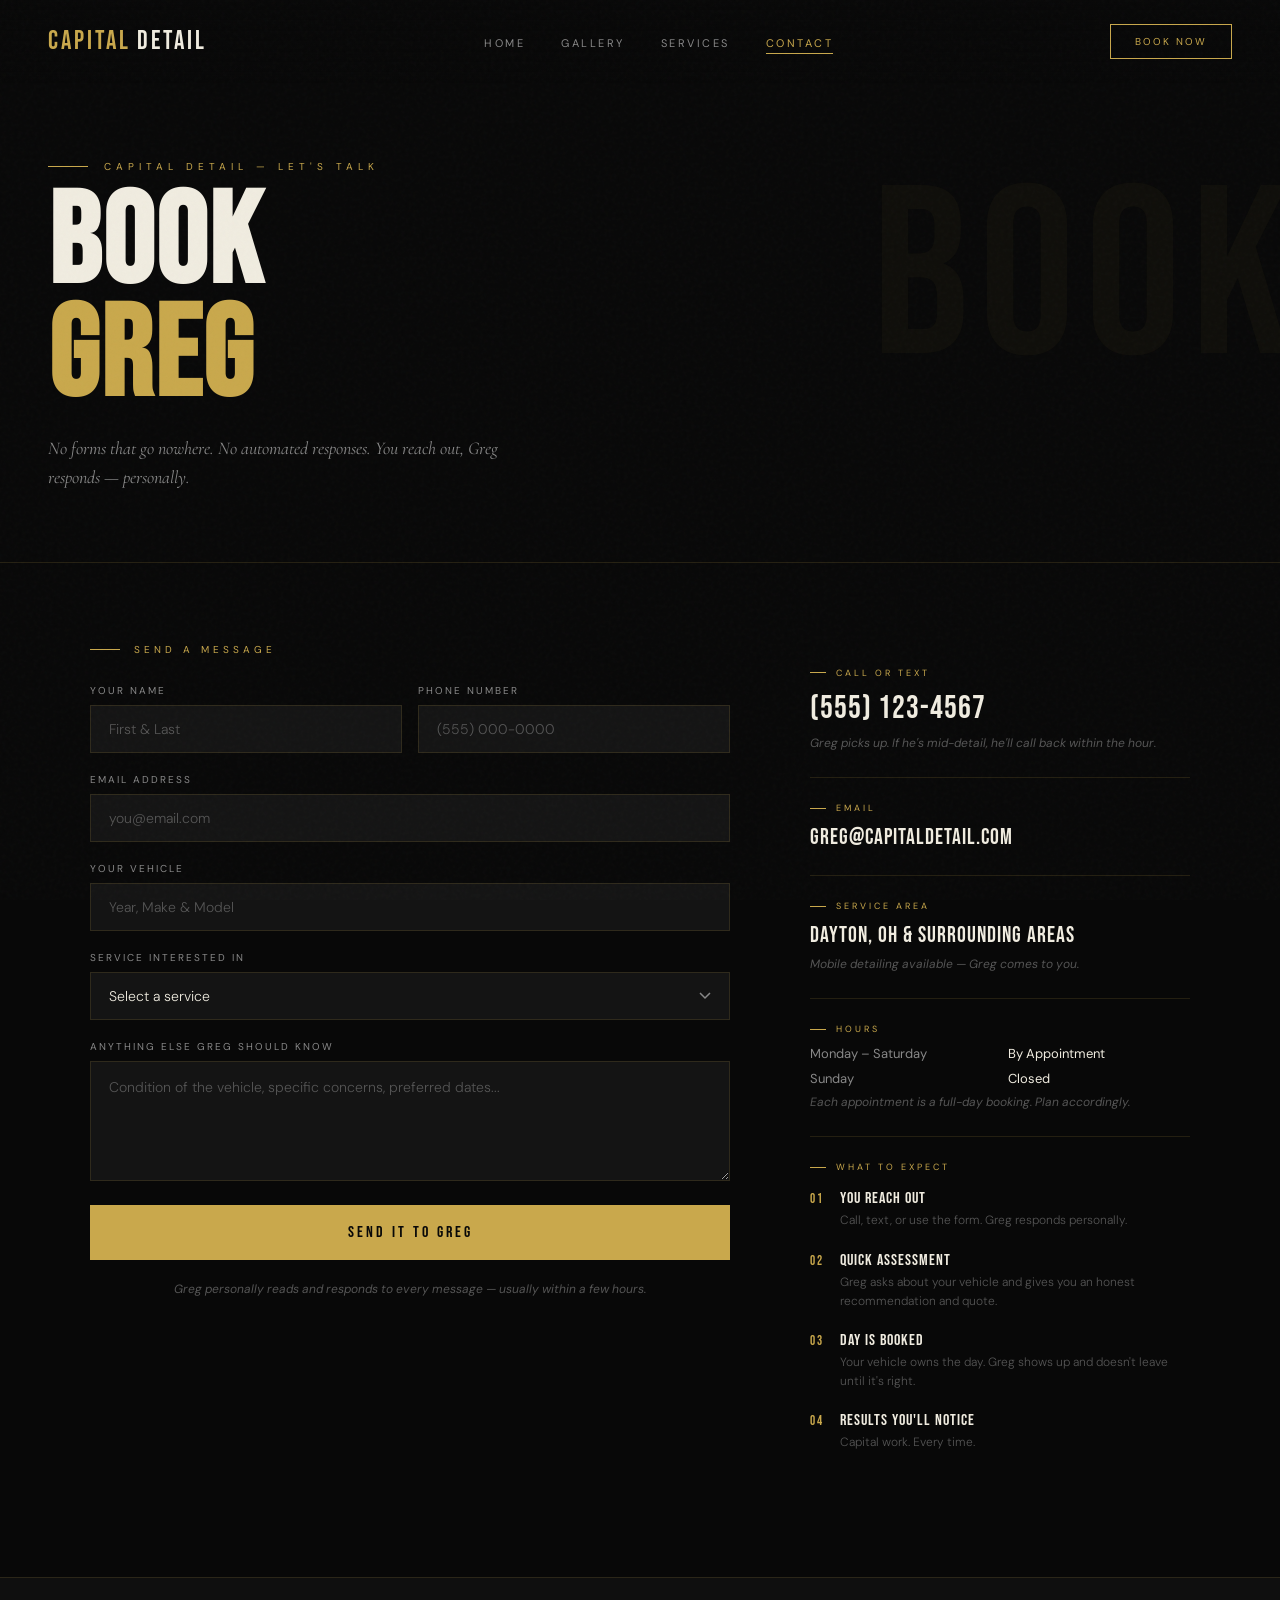
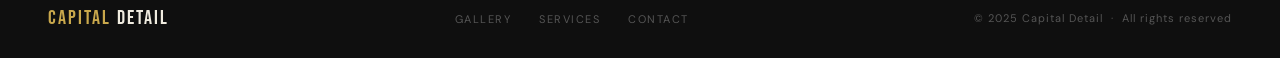
<file: booking.html>
<!DOCTYPE html>
<html lang="en">
<head>
<meta charset="UTF-8">
<meta name="viewport" content="width=device-width, initial-scale=1.0">
<title>Capital Detail — Book Greg</title>
<link rel="preconnect" href="https://fonts.googleapis.com">
<link rel="preconnect" href="https://fonts.gstatic.com" crossorigin>
<link href="https://fonts.googleapis.com/css2?family=Bebas+Neue&family=DM+Sans:ital,wght@0,300;0,400;0,500;1,300&family=Cormorant+Garamond:ital,wght@0,600;1,400;1,600&display=swap" rel="stylesheet">
<link rel="stylesheet" href="css/global.css">
<link rel="stylesheet" href="css/booking.css">
<script src="js/global.js" defer></script>
<script src="js/booking.js" defer></script>
</head>
<body>

<!-- NAV -->
<nav>
  <a href="index.html" class="nav-mark">
    <span class="nav-capital">Capital</span>
    <span class="nav-detail">Detail</span>
  </a>
  <ul class="nav-links">
    <li><a href="index.html">Home</a></li>
    <li><a href="gallery.html">Gallery</a></li>
    <li><a href="services.html">Services</a></li>
    <li><a href="booking.html" class="active">Contact</a></li>
  </ul>
  <a href="booking.html" class="nav-book">Book Now</a>
</nav>

<!-- PAGE HEADER -->
<header class="page-header">
  <div class="page-eyebrow animate-in delay-1">Capital Detail — Let's Talk</div>
  <h1 class="page-title animate-in delay-2">BOOK<br><span>GREG</span></h1>
  <p class="page-sub animate-in delay-3">
    No forms that go nowhere. No automated responses.
    You reach out, Greg responds — personally.
  </p>
</header>

<!-- ── CONTACT SECTION ── -->
<section class="contact-section">
  <div class="contact-inner">

    <!-- LEFT: FORM -->
    <div class="form-col reveal">
      <div class="section-label">Send A Message</div>

      <form class="booking-form" id="bookingForm">

        <div class="form-row">
          <div class="form-group">
            <label for="name">Your Name</label>
            <input type="text" id="name" name="name" placeholder="First &amp; Last" required>
          </div>
          <div class="form-group">
            <label for="phone">Phone Number</label>
            <input type="tel" id="phone" name="phone" placeholder="(555) 000-0000" required>
          </div>
        </div>

        <div class="form-group">
          <label for="email">Email Address</label>
          <input type="email" id="email" name="email" placeholder="you@email.com" required>
        </div>

        <div class="form-group">
          <label for="vehicle">Your Vehicle</label>
          <input type="text" id="vehicle" name="vehicle" placeholder="Year, Make &amp; Model" required>
        </div>

        <div class="form-group">
          <label for="service">Service Interested In</label>
          <select id="service" name="service">
            <option value="" disabled selected>Select a service</option>
            <option value="full-detail">Full Detail</option>
            <option value="paint-correction">Paint Correction</option>
            <option value="ceramic-coating">Ceramic Coating</option>
            <option value="interior-detail">Interior Detail</option>
            <option value="unsure">Not Sure — I Need Greg's Opinion</option>
          </select>
        </div>

        <div class="form-group">
          <label for="message">Anything Else Greg Should Know</label>
          <textarea id="message" name="message" rows="4" placeholder="Condition of the vehicle, specific concerns, preferred dates..."></textarea>
        </div>

        <button type="submit" class="btn-primary form-submit">Send It To Greg</button>

        <div class="form-note">
          Greg personally reads and responds to every message — usually within a few hours.
        </div>

      </form>

      <!-- Success state -->
      <div class="form-success" id="formSuccess">
        <div class="success-icon">G</div>
        <h3>Message received.</h3>
        <p>Greg will be in touch soon — personally.</p>
      </div>

    </div>

    <!-- RIGHT: CONTACT INFO + DETAILS -->
    <aside class="info-col reveal">

      <div class="info-block">
        <div class="info-label">Call or Text</div>
        <a href="tel:+15551234567" class="info-value info-value--large">(555) 123-4567</a>
        <p class="info-note">Greg picks up. If he's mid-detail, he'll call back within the hour.</p>
      </div>

      <div class="info-divider"></div>

      <div class="info-block">
        <div class="info-label">Email</div>
        <a href="mailto:greg@capitaldetail.com" class="info-value">greg@capitaldetail.com</a>
      </div>

      <div class="info-divider"></div>

      <div class="info-block">
        <div class="info-label">Service Area</div>
        <div class="info-value">Dayton, OH &amp; Surrounding Areas</div>
        <p class="info-note">Mobile detailing available — Greg comes to you.</p>
      </div>

      <div class="info-divider"></div>

      <div class="info-block">
        <div class="info-label">Hours</div>
        <div class="hours-grid">
          <span>Monday – Saturday</span>
          <span>By Appointment</span>
          <span>Sunday</span>
          <span>Closed</span>
        </div>
        <p class="info-note">Each appointment is a full-day booking. Plan accordingly.</p>
      </div>

      <div class="info-divider"></div>

      <!-- WHAT TO EXPECT -->
      <div class="expect-block">
        <div class="info-label">What To Expect</div>
        <div class="expect-steps">
          <div class="expect-step">
            <div class="expect-num">01</div>
            <div>
              <div class="expect-title">You Reach Out</div>
              <p class="expect-text">Call, text, or use the form. Greg responds personally.</p>
            </div>
          </div>
          <div class="expect-step">
            <div class="expect-num">02</div>
            <div>
              <div class="expect-title">Quick Assessment</div>
              <p class="expect-text">Greg asks about your vehicle and gives you an honest recommendation and quote.</p>
            </div>
          </div>
          <div class="expect-step">
            <div class="expect-num">03</div>
            <div>
              <div class="expect-title">Day Is Booked</div>
              <p class="expect-text">Your vehicle owns the day. Greg shows up and doesn't leave until it's right.</p>
            </div>
          </div>
          <div class="expect-step">
            <div class="expect-num">04</div>
            <div>
              <div class="expect-title">Results You'll Notice</div>
              <p class="expect-text">Capital work. Every time.</p>
            </div>
          </div>
        </div>
      </div>

    </aside>

  </div>
</section>

<!-- FOOTER -->
<footer>
  <a href="index.html" class="footer-mark">
    <span class="footer-capital">Capital</span>
    <span class="footer-detail">Detail</span>
  </a>
  <ul class="footer-links">
    <li><a href="gallery.html">Gallery</a></li>
    <li><a href="services.html">Services</a></li>
    <li><a href="booking.html">Contact</a></li>
  </ul>
  <div class="footer-right">© 2025 Capital Detail &nbsp;·&nbsp; All rights reserved</div>
</footer>

</body>
</html>
</file>
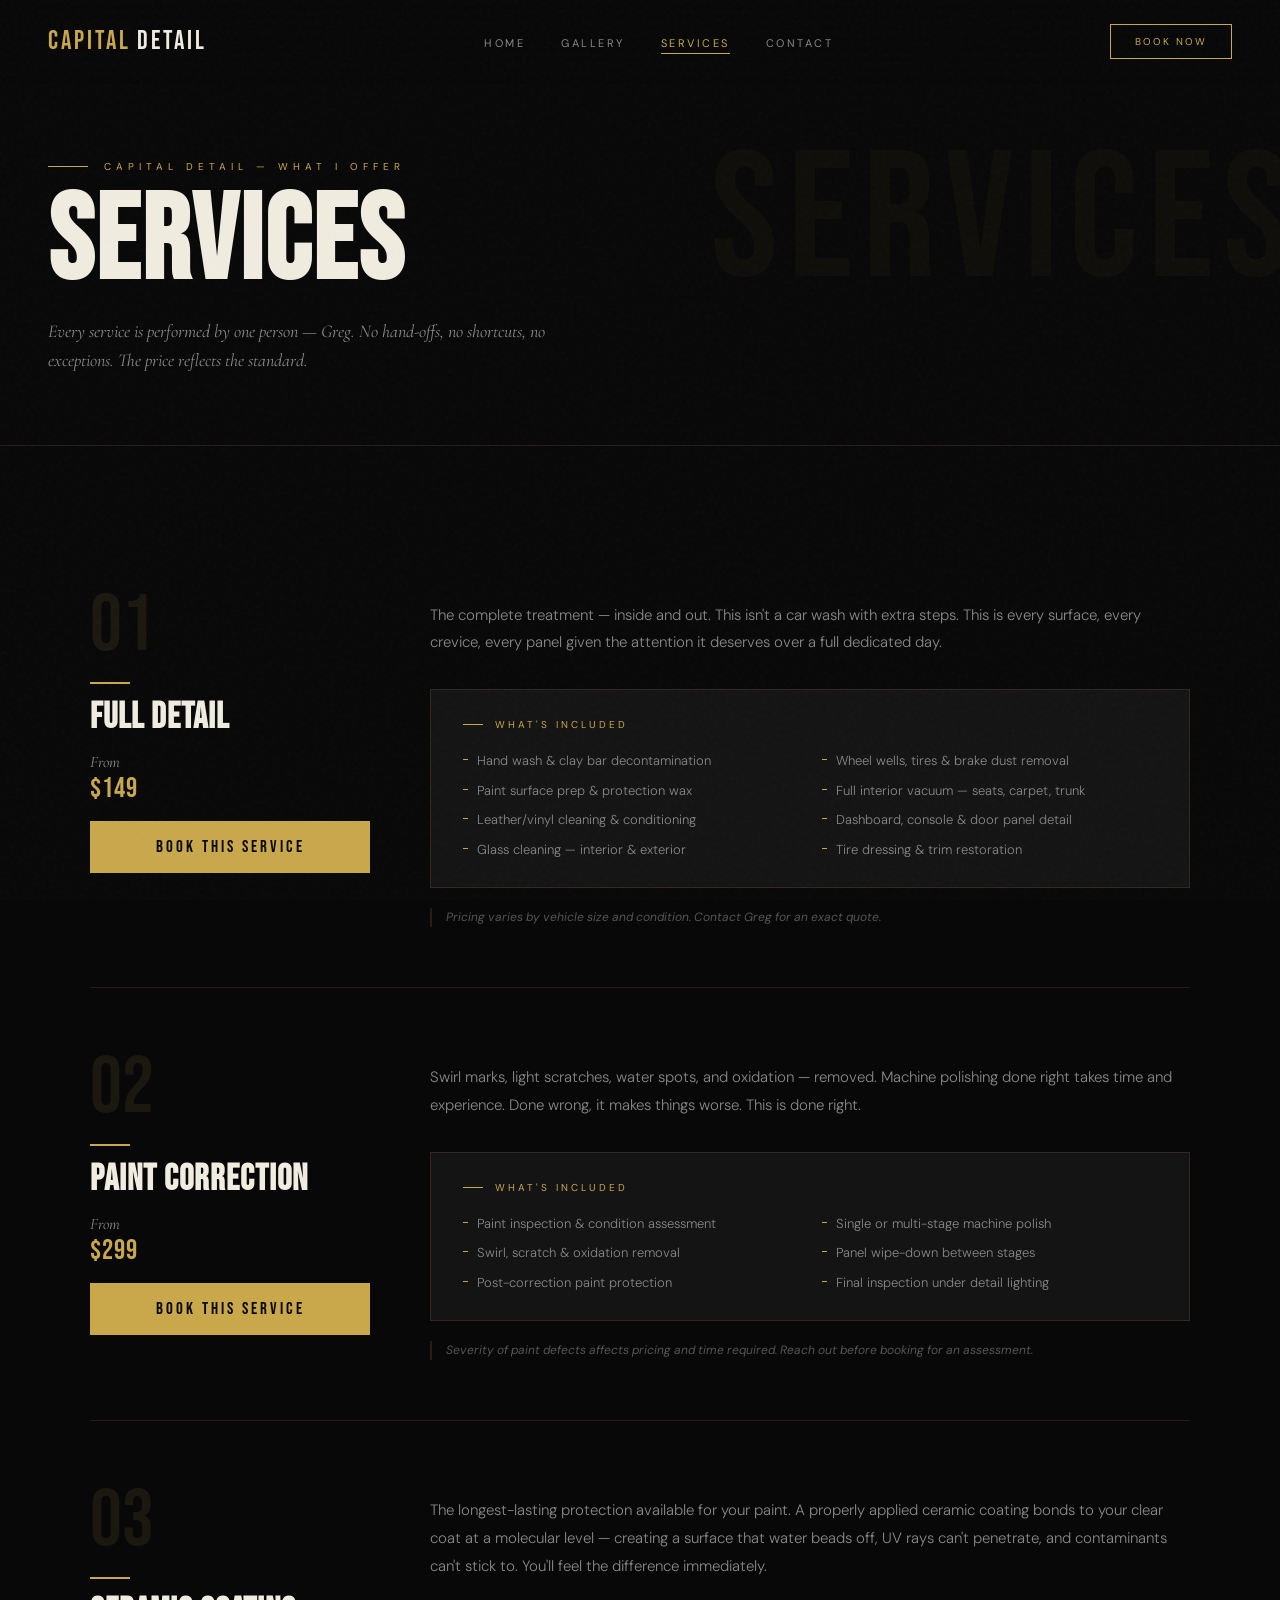
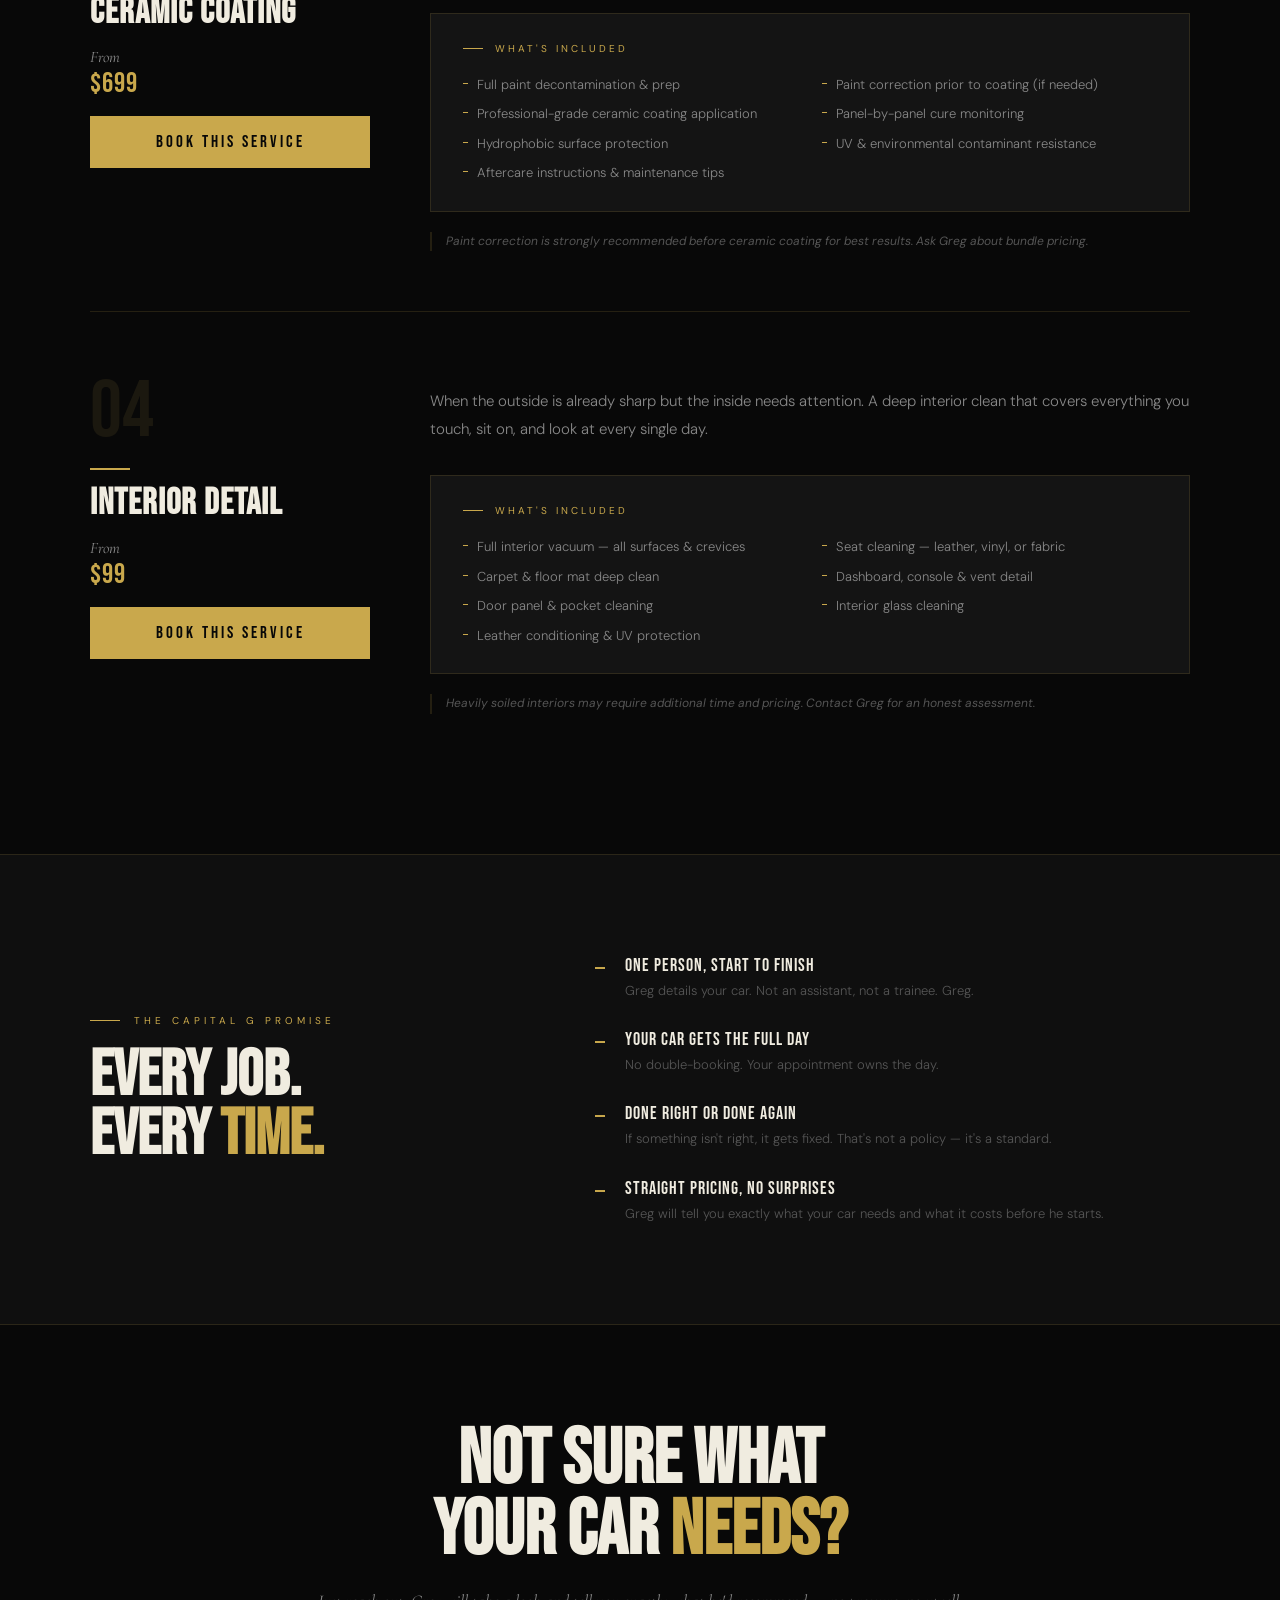
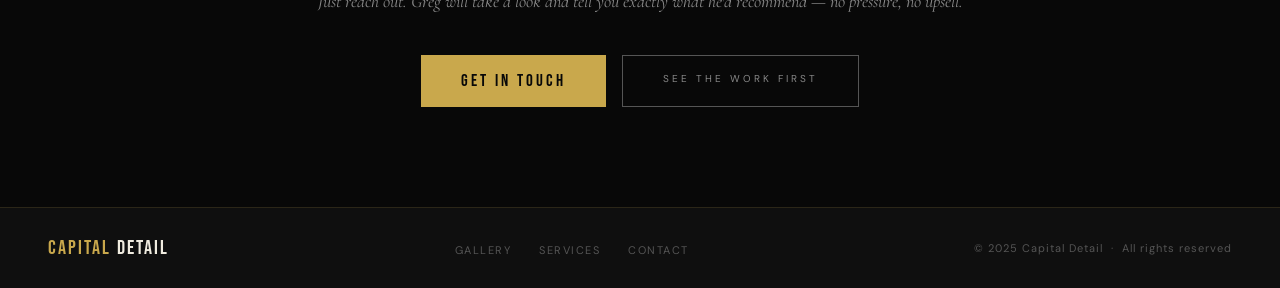
<file: services.html>
<!DOCTYPE html>
<html lang="en">
<head>
<meta charset="UTF-8">
<meta name="viewport" content="width=device-width, initial-scale=1.0">
<title>Capital Detail — Services</title>
<link rel="preconnect" href="https://fonts.googleapis.com">
<link rel="preconnect" href="https://fonts.gstatic.com" crossorigin>
<link href="https://fonts.googleapis.com/css2?family=Bebas+Neue&family=DM+Sans:ital,wght@0,300;0,400;0,500;1,300&family=Cormorant+Garamond:ital,wght@0,600;1,400;1,600&display=swap" rel="stylesheet">
<link rel="stylesheet" href="css/global.css">
<link rel="stylesheet" href="css/services.css">
<script src="js/global.js" defer></script>
</head>
<body>

<!-- NAV -->
<nav>
  <a href="index.html" class="nav-mark">
    <span class="nav-capital">Capital</span>
    <span class="nav-detail">Detail</span>
  </a>
  <ul class="nav-links">
    <li><a href="index.html">Home</a></li>
    <li><a href="gallery.html">Gallery</a></li>
    <li><a href="services.html" class="active">Services</a></li>
    <li><a href="booking.html">Contact</a></li>
  </ul>
  <a href="booking.html" class="nav-book">Book Now</a>
</nav>

<!-- PAGE HEADER -->
<header class="page-header">
  <div class="page-eyebrow animate-in delay-1">Capital Detail — What I Offer</div>
  <h1 class="page-title animate-in delay-2">SERVICES</h1>
  <p class="page-sub animate-in delay-3">
    Every service is performed by one person — Greg. No hand-offs,
    no shortcuts, no exceptions. The price reflects the standard.
  </p>
</header>

<!-- ── CORE SERVICES ── -->
<section class="services-section">
  <div class="services-inner">

    <!-- FULL DETAIL -->
    <div class="service-block reveal">
      <div class="service-block-left">
        <div class="service-block-num">01</div>
        <div class="service-block-bar"></div>
        <h2 class="service-block-name">Full Detail</h2>
        <div class="service-block-price">From <span>$149</span></div>
        <a href="booking.html" class="btn-primary">Book This Service</a>
      </div>
      <div class="service-block-right">
        <p class="service-block-desc">
          The complete treatment — inside and out. This isn't a car wash with
          extra steps. This is every surface, every crevice, every panel given
          the attention it deserves over a full dedicated day.
        </p>
        <div class="service-includes">
          <div class="includes-label">What's Included</div>
          <ul class="includes-list">
            <li>Hand wash &amp; clay bar decontamination</li>
            <li>Wheel wells, tires &amp; brake dust removal</li>
            <li>Paint surface prep &amp; protection wax</li>
            <li>Full interior vacuum — seats, carpet, trunk</li>
            <li>Leather/vinyl cleaning &amp; conditioning</li>
            <li>Dashboard, console &amp; door panel detail</li>
            <li>Glass cleaning — interior &amp; exterior</li>
            <li>Tire dressing &amp; trim restoration</li>
          </ul>
        </div>
        <div class="service-note">
          Pricing varies by vehicle size and condition. Contact Greg for an exact quote.
        </div>
      </div>
    </div>

    <div class="service-divider"></div>

    <!-- PAINT CORRECTION -->
    <div class="service-block reveal">
      <div class="service-block-left">
        <div class="service-block-num">02</div>
        <div class="service-block-bar"></div>
        <h2 class="service-block-name">Paint Correction</h2>
        <div class="service-block-price">From <span>$299</span></div>
        <a href="booking.html" class="btn-primary">Book This Service</a>
      </div>
      <div class="service-block-right">
        <p class="service-block-desc">
          Swirl marks, light scratches, water spots, and oxidation — removed.
          Machine polishing done right takes time and experience. Done wrong,
          it makes things worse. This is done right.
        </p>
        <div class="service-includes">
          <div class="includes-label">What's Included</div>
          <ul class="includes-list">
            <li>Paint inspection &amp; condition assessment</li>
            <li>Single or multi-stage machine polish</li>
            <li>Swirl, scratch &amp; oxidation removal</li>
            <li>Panel wipe-down between stages</li>
            <li>Post-correction paint protection</li>
            <li>Final inspection under detail lighting</li>
          </ul>
        </div>
        <div class="service-note">
          Severity of paint defects affects pricing and time required. Reach out before booking for an assessment.
        </div>
      </div>
    </div>

    <div class="service-divider"></div>

    <!-- CERAMIC COATING -->
    <div class="service-block reveal">
      <div class="service-block-left">
        <div class="service-block-num">03</div>
        <div class="service-block-bar"></div>
        <h2 class="service-block-name">Ceramic Coating</h2>
        <div class="service-block-price">From <span>$699</span></div>
        <a href="booking.html" class="btn-primary">Book This Service</a>
      </div>
      <div class="service-block-right">
        <p class="service-block-desc">
          The longest-lasting protection available for your paint. A properly
          applied ceramic coating bonds to your clear coat at a molecular level —
          creating a surface that water beads off, UV rays can't penetrate,
          and contaminants can't stick to. You'll feel the difference immediately.
        </p>
        <div class="service-includes">
          <div class="includes-label">What's Included</div>
          <ul class="includes-list">
            <li>Full paint decontamination &amp; prep</li>
            <li>Paint correction prior to coating (if needed)</li>
            <li>Professional-grade ceramic coating application</li>
            <li>Panel-by-panel cure monitoring</li>
            <li>Hydrophobic surface protection</li>
            <li>UV &amp; environmental contaminant resistance</li>
            <li>Aftercare instructions &amp; maintenance tips</li>
          </ul>
        </div>
        <div class="service-note">
          Paint correction is strongly recommended before ceramic coating for best results. Ask Greg about bundle pricing.
        </div>
      </div>
    </div>

    <div class="service-divider"></div>

    <!-- INTERIOR DETAIL -->
    <div class="service-block reveal">
      <div class="service-block-left">
        <div class="service-block-num">04</div>
        <div class="service-block-bar"></div>
        <h2 class="service-block-name">Interior Detail</h2>
        <div class="service-block-price">From <span>$99</span></div>
        <a href="booking.html" class="btn-primary">Book This Service</a>
      </div>
      <div class="service-block-right">
        <p class="service-block-desc">
          When the outside is already sharp but the inside needs attention.
          A deep interior clean that covers everything you touch, sit on,
          and look at every single day.
        </p>
        <div class="service-includes">
          <div class="includes-label">What's Included</div>
          <ul class="includes-list">
            <li>Full interior vacuum — all surfaces &amp; crevices</li>
            <li>Seat cleaning — leather, vinyl, or fabric</li>
            <li>Carpet &amp; floor mat deep clean</li>
            <li>Dashboard, console &amp; vent detail</li>
            <li>Door panel &amp; pocket cleaning</li>
            <li>Interior glass cleaning</li>
            <li>Leather conditioning &amp; UV protection</li>
          </ul>
        </div>
        <div class="service-note">
          Heavily soiled interiors may require additional time and pricing. Contact Greg for an honest assessment.
        </div>
      </div>
    </div>

  </div>
</section>

<!-- ── THE G PROMISE ── -->
<section class="promise-section">
  <div class="promise-inner">
    <div class="promise-left reveal">
      <div class="section-label">The Capital G Promise</div>
      <h2 class="promise-title">EVERY JOB.<br>EVERY <span>TIME.</span></h2>
    </div>
    <div class="promise-right reveal">
      <div class="promise-items">
        <div class="promise-item">
          <div class="promise-icon">—</div>
          <div>
            <div class="promise-item-title">One person, start to finish</div>
            <p class="promise-item-text">Greg details your car. Not an assistant, not a trainee. Greg.</p>
          </div>
        </div>
        <div class="promise-item">
          <div class="promise-icon">—</div>
          <div>
            <div class="promise-item-title">Your car gets the full day</div>
            <p class="promise-item-text">No double-booking. Your appointment owns the day.</p>
          </div>
        </div>
        <div class="promise-item">
          <div class="promise-icon">—</div>
          <div>
            <div class="promise-item-title">Done right or done again</div>
            <p class="promise-item-text">If something isn't right, it gets fixed. That's not a policy — it's a standard.</p>
          </div>
        </div>
        <div class="promise-item">
          <div class="promise-icon">—</div>
          <div>
            <div class="promise-item-title">Straight pricing, no surprises</div>
            <p class="promise-item-text">Greg will tell you exactly what your car needs and what it costs before he starts.</p>
          </div>
        </div>
      </div>
    </div>
  </div>
</section>

<!-- ── CTA ── -->
<section class="cta-section">
  <div class="cta-inner reveal">
    <h2 class="cta-title">NOT SURE WHAT<br>YOUR CAR <span>NEEDS?</span></h2>
    <p class="cta-sub">Just reach out. Greg will take a look and tell you exactly what he'd recommend — no pressure, no upsell.</p>
    <div class="cta-actions">
      <a href="booking.html" class="btn-primary">Get In Touch</a>
      <a href="gallery.html" class="btn-ghost">See The Work First</a>
    </div>
  </div>
</section>

<!-- FOOTER -->
<footer>
  <a href="index.html" class="footer-mark">
    <span class="footer-capital">Capital</span>
    <span class="footer-detail">Detail</span>
  </a>
  <ul class="footer-links">
    <li><a href="gallery.html">Gallery</a></li>
    <li><a href="services.html">Services</a></li>
    <li><a href="booking.html">Contact</a></li>
  </ul>
  <div class="footer-right">© 2025 Capital Detail &nbsp;·&nbsp; All rights reserved</div>
</footer>

</body>
</html>
</file>
<file: css/global.css>
/* ════════════════════════════════════════
   CAPITAL DETAIL — global.css
   Shared styles across all pages
════════════════════════════════════════ */

/* ── RESET & BASE ── */
*, *::before, *::after { box-sizing: border-box; margin: 0; padding: 0; }

:root {
  --gold:         #c9a84c;
  --gold-dim:     #8a6f30;
  --black:        #080808;
  --dark:         #0f0f0f;
  --surface:      #141414;
  --surface2:     #1a1a1a;
  --border:       rgba(201,168,76,0.15);
  --border-hard:  rgba(201,168,76,0.3);
  --text-muted:   #555;
  --text-dim:     #888;
  --off-white:    #f0ece0;

  --font-display: 'Bebas Neue', sans-serif;
  --font-serif:   'Cormorant Garamond', serif;
  --font-sans:    'DM Sans', sans-serif;
}

html { scroll-behavior: smooth; }

body {
  background: var(--black);
  color: var(--off-white);
  font-family: var(--font-sans);
  overflow-x: hidden;
}

/* Subtle noise texture overlay */
body::before {
  content: '';
  position: fixed; inset: 0;
  background-image: url("data:image/svg+xml,%3Csvg viewBox='0 0 256 256' xmlns='http://www.w3.org/2000/svg'%3E%3Cfilter id='n'%3E%3CfeTurbulence type='fractalNoise' baseFrequency='0.9' numOctaves='4' stitchTiles='stitch'/%3E%3C/filter%3E%3Crect width='100%25' height='100%25' filter='url(%23n)' opacity='0.04'/%3E%3C/svg%3E");
  pointer-events: none;
  z-index: 1000;
  opacity: 0.6;
}

/* ── NAVIGATION ── */
nav {
  position: fixed; top: 0; left: 0; right: 0;
  z-index: 100;
  display: flex;
  align-items: center;
  justify-content: space-between;
  padding: 24px 48px;
  background: linear-gradient(var(--black), transparent);
  transition: background 0.3s;
}

nav.scrolled {
  background: rgba(8,8,8,0.95);
  backdrop-filter: blur(12px);
  border-bottom: 1px solid var(--border);
}

.nav-mark {
  display: flex;
  align-items: baseline;
  gap: 6px;
  text-decoration: none;
}

.nav-capital {
  font-family: var(--font-display);
  font-size: 26px;
  color: var(--gold);
  letter-spacing: 3px;
  line-height: 1;
}

.nav-detail {
  font-family: var(--font-display);
  font-size: 26px;
  color: var(--off-white);
  letter-spacing: 3px;
  line-height: 1;
}

.nav-links {
  display: flex;
  gap: 36px;
  list-style: none;
}

.nav-links a {
  font-size: 11px;
  letter-spacing: 2.5px;
  text-transform: uppercase;
  color: var(--text-dim);
  text-decoration: none;
  transition: color 0.2s;
  position: relative;
}

.nav-links a::after {
  content: '';
  position: absolute;
  bottom: -4px; left: 0; right: 0;
  height: 1px;
  background: var(--gold);
  transform: scaleX(0);
  transition: transform 0.2s;
}

.nav-links a:hover::after,
.nav-links a.active::after { transform: scaleX(1); }

.nav-links a:hover,
.nav-links a.active { color: var(--gold); }

.nav-book {
  padding: 10px 24px;
  border: 1px solid var(--gold);
  font-size: 10px;
  letter-spacing: 2px;
  text-transform: uppercase;
  color: var(--gold);
  text-decoration: none;
  transition: all 0.2s;
  font-family: var(--font-sans);
}

.nav-book:hover {
  background: var(--gold);
  color: var(--black);
}

/* ── BUTTONS ── */
.btn-primary {
  display: inline-block;
  padding: 16px 40px;
  background: var(--gold);
  color: var(--black);
  font-family: var(--font-display);
  font-size: 17px;
  letter-spacing: 3px;
  text-decoration: none;
  text-align: center;
  border: none;
  cursor: pointer;
  transition: all 0.2s;
}

.btn-primary:hover {
  background: var(--off-white);
  transform: translateY(-2px);
}

.btn-ghost {
  display: inline-block;
  padding: 16px 40px;
  border: 1px solid var(--text-muted);
  color: var(--text-dim);
  font-family: var(--font-sans);
  font-size: 10px;
  letter-spacing: 3px;
  text-transform: uppercase;
  text-decoration: none;
  text-align: center;
  cursor: pointer;
  background: transparent;
  transition: all 0.2s;
}

.btn-ghost:hover {
  border-color: var(--gold);
  color: var(--gold);
}

/* ── SECTION LABEL ── */
.section-label {
  font-size: 10px;
  letter-spacing: 4px;
  text-transform: uppercase;
  color: var(--gold);
  margin-bottom: 20px;
  display: flex;
  align-items: center;
  gap: 14px;
}

.section-label::before {
  content: '';
  display: block;
  width: 30px;
  height: 1px;
  background: var(--gold);
}

/* ── DIVIDER ── */
.divider {
  width: 100%;
  height: 1px;
  background: var(--border);
  margin: 20px 0;
}

/* ── FOOTER ── */
footer {
  padding: 28px 48px;
  border-top: 1px solid var(--border);
  display: flex;
  align-items: center;
  justify-content: space-between;
  background: var(--dark);
}

.footer-mark {
  display: flex;
  align-items: baseline;
  gap: 6px;
  text-decoration: none;
}

.footer-capital {
  font-family: var(--font-display);
  font-size: 20px;
  color: var(--gold);
  letter-spacing: 2px;
}

.footer-detail {
  font-family: var(--font-display);
  font-size: 20px;
  color: var(--off-white);
  letter-spacing: 2px;
}

.footer-right {
  font-size: 11px;
  color: var(--text-muted);
  letter-spacing: 1px;
}

.footer-links {
  display: flex;
  gap: 28px;
  list-style: none;
}

.footer-links a {
  font-size: 11px;
  letter-spacing: 1.5px;
  text-transform: uppercase;
  color: var(--text-muted);
  text-decoration: none;
  transition: color 0.2s;
}

.footer-links a:hover { color: var(--gold); }

/* ── ANIMATIONS ── */
@keyframes fadeUp {
  from { opacity: 0; transform: translateY(24px); }
  to   { opacity: 1; transform: translateY(0); }
}

@keyframes fadeIn {
  from { opacity: 0; }
  to   { opacity: 1; }
}

@keyframes swipe {
  from { transform: scaleX(0); }
  to   { transform: scaleX(1); }
}

@keyframes scanline {
  0%   { left: -100%; }
  50%  { left: 100%; }
  100% { left: 100%; }
}

.animate-in {
  opacity: 0;
  animation: fadeUp 0.8s forwards;
}

.delay-1 { animation-delay: 0.1s; }
.delay-2 { animation-delay: 0.25s; }
.delay-3 { animation-delay: 0.4s; }
.delay-4 { animation-delay: 0.55s; }

/* Scroll reveal */
.reveal {
  opacity: 0;
  transform: translateY(32px);
  transition: opacity 0.7s ease, transform 0.7s ease;
}

.reveal.visible {
  opacity: 1;
  transform: translateY(0);
}
</file>
<file: css/booking.css>
/* ════════════════════════════════════════
   CAPITAL DETAIL — booking.css
   Page-specific styles for booking.html
   Requires: global.css
════════════════════════════════════════ */

/* ── PAGE HEADER ── */
.page-header {
  padding: 160px 48px 70px;
  border-bottom: 1px solid var(--border);
  position: relative;
  overflow: hidden;
}

.page-header::after {
  content: 'BOOK';
  position: absolute;
  right: -20px;
  top: 50%;
  transform: translateY(-50%);
  font-family: var(--font-display);
  font-size: 240px;
  color: rgba(201,168,76,0.04);
  letter-spacing: 10px;
  pointer-events: none;
  white-space: nowrap;
}

.page-eyebrow {
  font-size: 10px;
  letter-spacing: 5px;
  text-transform: uppercase;
  color: var(--gold);
  margin-bottom: 16px;
  display: flex;
  align-items: center;
  gap: 16px;
}

.page-eyebrow::before {
  content: '';
  display: block;
  width: 40px;
  height: 1px;
  background: var(--gold);
}

.page-title {
  font-family: var(--font-display);
  font-size: clamp(60px, 10vw, 130px);
  line-height: 0.88;
  letter-spacing: 2px;
  color: var(--off-white);
}

.page-title span { color: var(--gold); }

.page-sub {
  margin-top: 20px;
  font-family: var(--font-serif);
  font-style: italic;
  font-size: 18px;
  color: var(--text-dim);
  max-width: 480px;
  line-height: 1.6;
}

/* ── CONTACT SECTION ── */
.contact-section {
  padding: 80px 48px 100px;
}

.contact-inner {
  max-width: 1100px;
  margin: 0 auto;
  display: grid;
  grid-template-columns: 1fr 380px;
  gap: 80px;
  align-items: start;
}

/* ── FORM ── */
.form-col { }

.booking-form {
  margin-top: 28px;
  display: flex;
  flex-direction: column;
  gap: 20px;
}

.form-row {
  display: grid;
  grid-template-columns: 1fr 1fr;
  gap: 16px;
}

.form-group {
  display: flex;
  flex-direction: column;
  gap: 8px;
}

.form-group label {
  font-size: 10px;
  letter-spacing: 2px;
  text-transform: uppercase;
  color: var(--text-dim);
}

.form-group input,
.form-group select,
.form-group textarea {
  background: var(--surface);
  border: 1px solid var(--border);
  color: var(--off-white);
  font-family: var(--font-sans);
  font-size: 14px;
  font-weight: 300;
  padding: 14px 18px;
  outline: none;
  transition: border-color 0.2s;
  width: 100%;
  appearance: none;
  -webkit-appearance: none;
}

.form-group input::placeholder,
.form-group textarea::placeholder {
  color: var(--text-muted);
}

.form-group input:focus,
.form-group select:focus,
.form-group textarea:focus {
  border-color: var(--gold);
}

.form-group select {
  background-image: url("data:image/svg+xml,%3Csvg xmlns='http://www.w3.org/2000/svg' width='12' height='8' viewBox='0 0 12 8'%3E%3Cpath d='M1 1l5 5 5-5' stroke='%23888' stroke-width='1.5' fill='none'/%3E%3C/svg%3E");
  background-repeat: no-repeat;
  background-position: right 18px center;
  cursor: pointer;
}

.form-group select option {
  background: var(--surface2);
  color: var(--off-white);
}

.form-group textarea {
  resize: vertical;
  min-height: 120px;
  line-height: 1.6;
}

.form-submit {
  width: 100%;
  padding: 18px;
  font-size: 16px;
  margin-top: 4px;
  cursor: pointer;
}

.form-note {
  font-size: 12px;
  color: var(--text-muted);
  font-style: italic;
  text-align: center;
  line-height: 1.6;
}

/* ── FORM SUCCESS STATE ── */
.form-success {
  display: none;
  text-align: center;
  padding: 60px 40px;
  border: 1px solid var(--border);
  background: var(--surface);
  margin-top: 28px;
}

.form-success.visible { display: block; }

.success-icon {
  font-family: var(--font-display);
  font-size: 64px;
  color: var(--gold);
  margin-bottom: 16px;
  line-height: 1;
}

.form-success h3 {
  font-family: var(--font-display);
  font-size: 32px;
  color: var(--off-white);
  letter-spacing: 1px;
  margin-bottom: 8px;
}

.form-success p {
  font-family: var(--font-serif);
  font-style: italic;
  font-size: 16px;
  color: var(--text-dim);
}

/* ── INFO COLUMN ── */
.info-col {
  position: sticky;
  top: 100px;
}

.info-block {
  padding: 24px 0;
}

.info-label {
  font-size: 9px;
  letter-spacing: 3px;
  text-transform: uppercase;
  color: var(--gold);
  margin-bottom: 10px;
  display: flex;
  align-items: center;
  gap: 10px;
}

.info-label::before {
  content: '';
  display: block;
  width: 16px;
  height: 1px;
  background: var(--gold);
}

.info-value {
  font-family: var(--font-display);
  font-size: 22px;
  color: var(--off-white);
  letter-spacing: 1px;
  text-decoration: none;
  display: block;
  transition: color 0.2s;
}

.info-value:hover { color: var(--gold); }

.info-value--large {
  font-size: 32px;
}

.info-note {
  font-size: 12px;
  color: var(--text-muted);
  font-style: italic;
  line-height: 1.6;
  margin-top: 6px;
}

.info-divider {
  height: 1px;
  background: var(--border);
}

/* Hours grid */
.hours-grid {
  display: grid;
  grid-template-columns: 1fr 1fr;
  gap: 8px 16px;
  margin-top: 4px;
}

.hours-grid span:nth-child(odd) {
  font-size: 13px;
  color: var(--text-dim);
}

.hours-grid span:nth-child(even) {
  font-size: 13px;
  color: var(--off-white);
  font-weight: 400;
}

/* ── WHAT TO EXPECT ── */
.expect-block {
  padding: 24px 0;
}

.expect-steps {
  display: flex;
  flex-direction: column;
  gap: 20px;
  margin-top: 16px;
}

.expect-step {
  display: flex;
  gap: 16px;
  align-items: flex-start;
}

.expect-num {
  font-family: var(--font-display);
  font-size: 13px;
  color: var(--gold);
  letter-spacing: 2px;
  flex-shrink: 0;
  margin-top: 2px;
}

.expect-title {
  font-family: var(--font-display);
  font-size: 16px;
  letter-spacing: 1px;
  color: var(--off-white);
  margin-bottom: 3px;
}

.expect-text {
  font-size: 12px;
  color: var(--text-muted);
  line-height: 1.6;
  font-weight: 300;
}
</file>
<file: css/services.css>
/* ════════════════════════════════════════
   CAPITAL DETAIL — services.css
   Page-specific styles for services.html
   Requires: global.css
════════════════════════════════════════ */

/* ── PAGE HEADER ── */
.page-header {
  padding: 160px 48px 70px;
  border-bottom: 1px solid var(--border);
  position: relative;
  overflow: hidden;
}

.page-header::after {
  content: 'SERVICES';
  position: absolute;
  right: -20px;
  top: 50%;
  transform: translateY(-50%);
  font-family: var(--font-display);
  font-size: 180px;
  color: rgba(201,168,76,0.04);
  letter-spacing: 10px;
  pointer-events: none;
  white-space: nowrap;
}

.page-eyebrow {
  font-size: 10px;
  letter-spacing: 5px;
  text-transform: uppercase;
  color: var(--gold);
  margin-bottom: 16px;
  display: flex;
  align-items: center;
  gap: 16px;
}

.page-eyebrow::before {
  content: '';
  display: block;
  width: 40px;
  height: 1px;
  background: var(--gold);
}

.page-title {
  font-family: var(--font-display);
  font-size: clamp(60px, 10vw, 120px);
  line-height: 0.9;
  letter-spacing: 2px;
  color: var(--off-white);
}

.page-sub {
  margin-top: 20px;
  font-family: var(--font-serif);
  font-style: italic;
  font-size: 18px;
  color: var(--text-dim);
  max-width: 520px;
  line-height: 1.6;
}

/* ── SERVICES SECTION ── */
.services-section {
  padding: 80px 48px;
}

.services-inner {
  max-width: 1100px;
  margin: 0 auto;
}

/* ── SERVICE BLOCK ── */
.service-block {
  display: grid;
  grid-template-columns: 280px 1fr;
  gap: 60px;
  padding: 60px 0;
  align-items: start;
}

.service-divider {
  height: 1px;
  background: var(--border);
}

/* Left column */
.service-block-left {
  position: sticky;
  top: 100px;
  display: flex;
  flex-direction: column;
  gap: 16px;
}

.service-block-num {
  font-family: var(--font-display);
  font-size: 80px;
  color: rgba(201,168,76,0.1);
  line-height: 1;
  letter-spacing: 0;
}

.service-block-bar {
  width: 40px;
  height: 2px;
  background: var(--gold);
}

.service-block-name {
  font-family: var(--font-display);
  font-size: 36px;
  letter-spacing: 1px;
  color: var(--off-white);
  line-height: 1;
}

.service-block-price {
  font-family: var(--font-serif);
  font-style: italic;
  font-size: 16px;
  color: var(--text-dim);
}

.service-block-price span {
  font-size: 28px;
  color: var(--gold);
  font-style: normal;
  font-family: var(--font-display);
  display: block;
  letter-spacing: 1px;
}

/* Right column */
.service-block-right {
  padding-top: 16px;
}

.service-block-desc {
  font-size: 15px;
  line-height: 1.85;
  color: var(--text-dim);
  font-weight: 300;
  margin-bottom: 32px;
}

/* Includes list */
.service-includes {
  background: var(--surface);
  border: 1px solid var(--border);
  padding: 28px 32px;
  margin-bottom: 20px;
}

.includes-label {
  font-size: 10px;
  letter-spacing: 3px;
  text-transform: uppercase;
  color: var(--gold);
  margin-bottom: 20px;
  display: flex;
  align-items: center;
  gap: 12px;
}

.includes-label::before {
  content: '';
  display: block;
  width: 20px;
  height: 1px;
  background: var(--gold);
}

.includes-list {
  list-style: none;
  display: grid;
  grid-template-columns: 1fr 1fr;
  gap: 10px 24px;
}

.includes-list li {
  font-size: 13px;
  color: var(--text-dim);
  font-weight: 300;
  line-height: 1.5;
  padding-left: 14px;
  position: relative;
}

.includes-list li::before {
  content: '';
  position: absolute;
  left: 0;
  top: 8px;
  width: 5px;
  height: 1px;
  background: var(--gold);
}

.service-note {
  font-size: 12px;
  color: var(--text-muted);
  font-style: italic;
  line-height: 1.6;
  padding-left: 14px;
  border-left: 2px solid var(--border);
}

/* ── THE G PROMISE ── */
.promise-section {
  padding: 100px 48px;
  border-top: 1px solid var(--border);
  border-bottom: 1px solid var(--border);
  background: var(--dark);
}

.promise-inner {
  max-width: 1100px;
  margin: 0 auto;
  display: grid;
  grid-template-columns: 1fr 1.4fr;
  gap: 80px;
  align-items: center;
}

.promise-title {
  font-family: var(--font-display);
  font-size: clamp(44px, 5vw, 66px);
  line-height: 0.92;
  color: var(--off-white);
  margin-top: 16px;
}

.promise-title span { color: var(--gold); }

.promise-items {
  display: flex;
  flex-direction: column;
  gap: 28px;
}

.promise-item {
  display: flex;
  gap: 20px;
  align-items: flex-start;
}

.promise-icon {
  font-family: var(--font-display);
  font-size: 20px;
  color: var(--gold);
  flex-shrink: 0;
  margin-top: 2px;
}

.promise-item-title {
  font-family: var(--font-display);
  font-size: 18px;
  letter-spacing: 1px;
  color: var(--off-white);
  margin-bottom: 4px;
}

.promise-item-text {
  font-size: 13px;
  color: var(--text-muted);
  line-height: 1.65;
  font-weight: 300;
}

/* ── CTA SECTION ── */
.cta-section {
  padding: 100px 48px;
  text-align: center;
}

.cta-inner {
  max-width: 700px;
  margin: 0 auto;
}

.cta-title {
  font-family: var(--font-display);
  font-size: clamp(44px, 6vw, 80px);
  line-height: 0.92;
  color: var(--off-white);
  margin-bottom: 20px;
}

.cta-title span { color: var(--gold); }

.cta-sub {
  font-family: var(--font-serif);
  font-style: italic;
  font-size: 18px;
  color: var(--text-dim);
  line-height: 1.6;
  margin-bottom: 40px;
}

.cta-actions {
  display: flex;
  gap: 16px;
  justify-content: center;
  flex-wrap: wrap;
}
</file>
